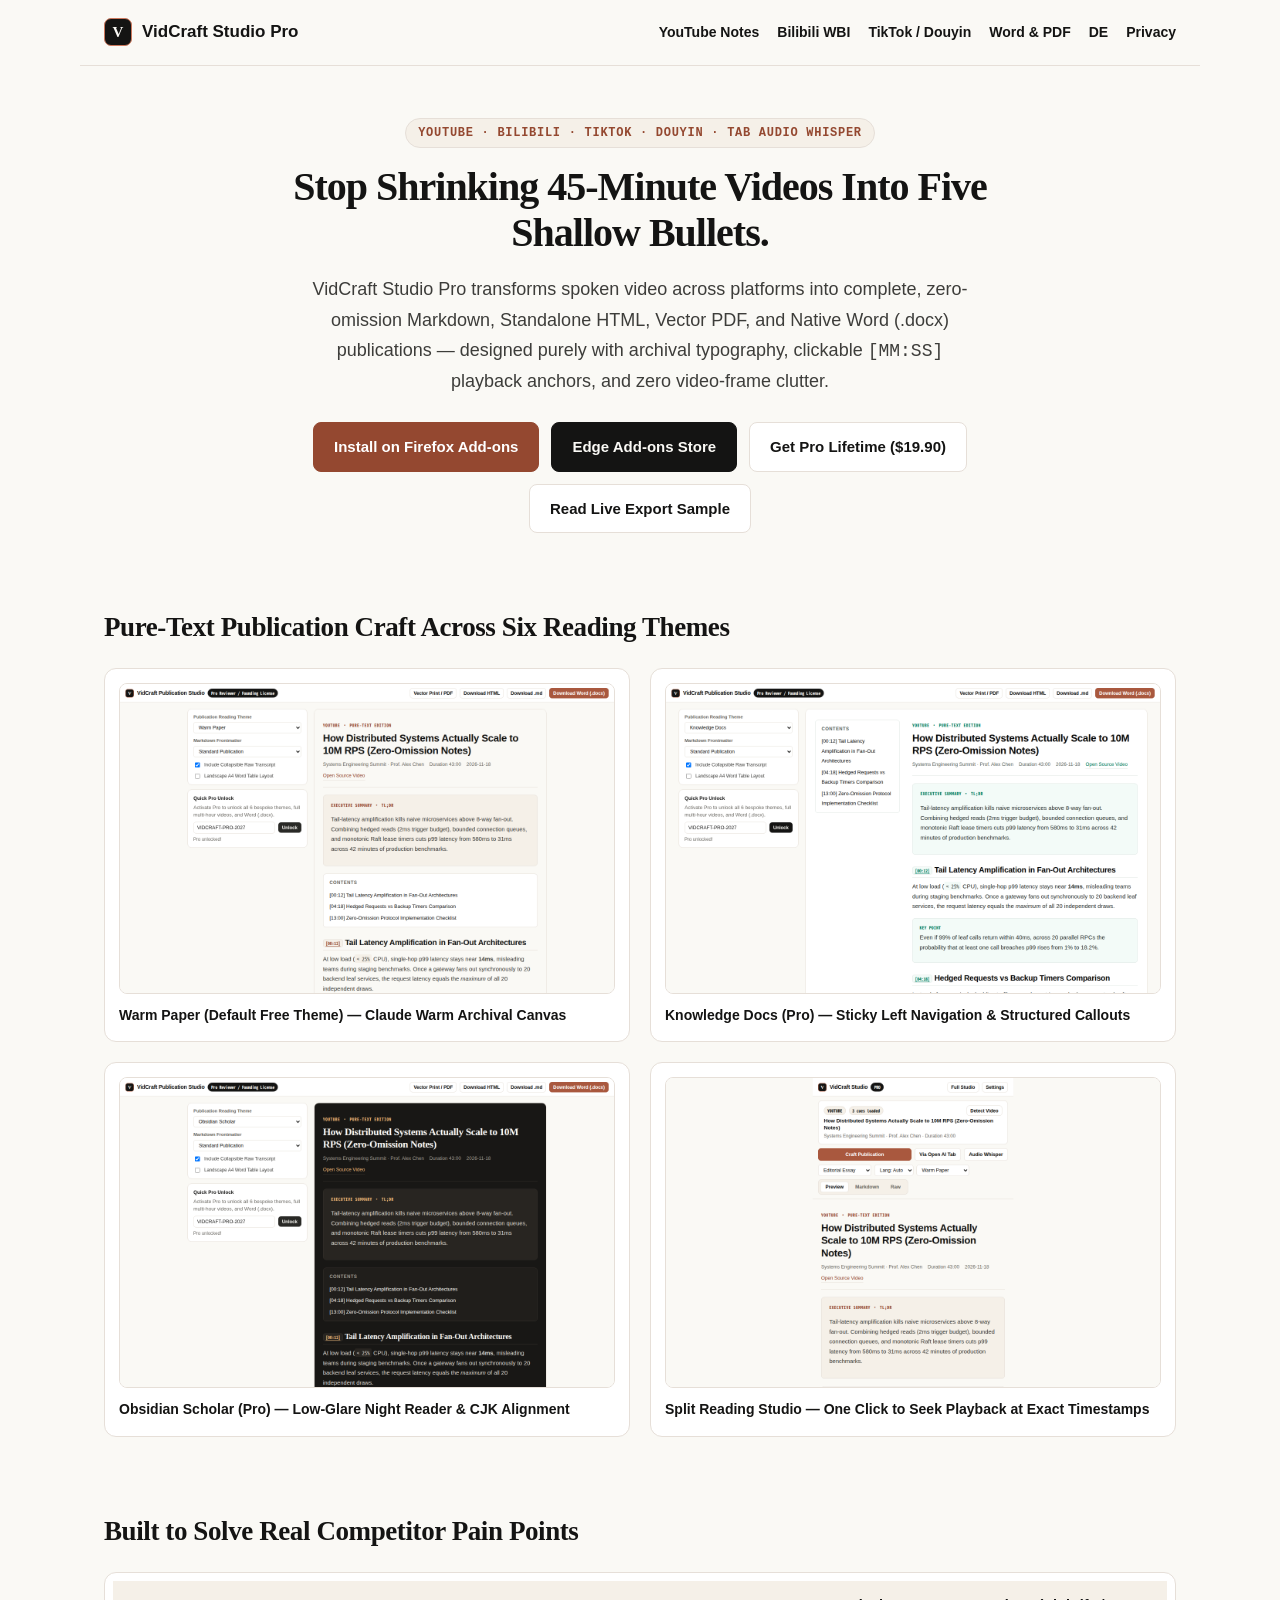
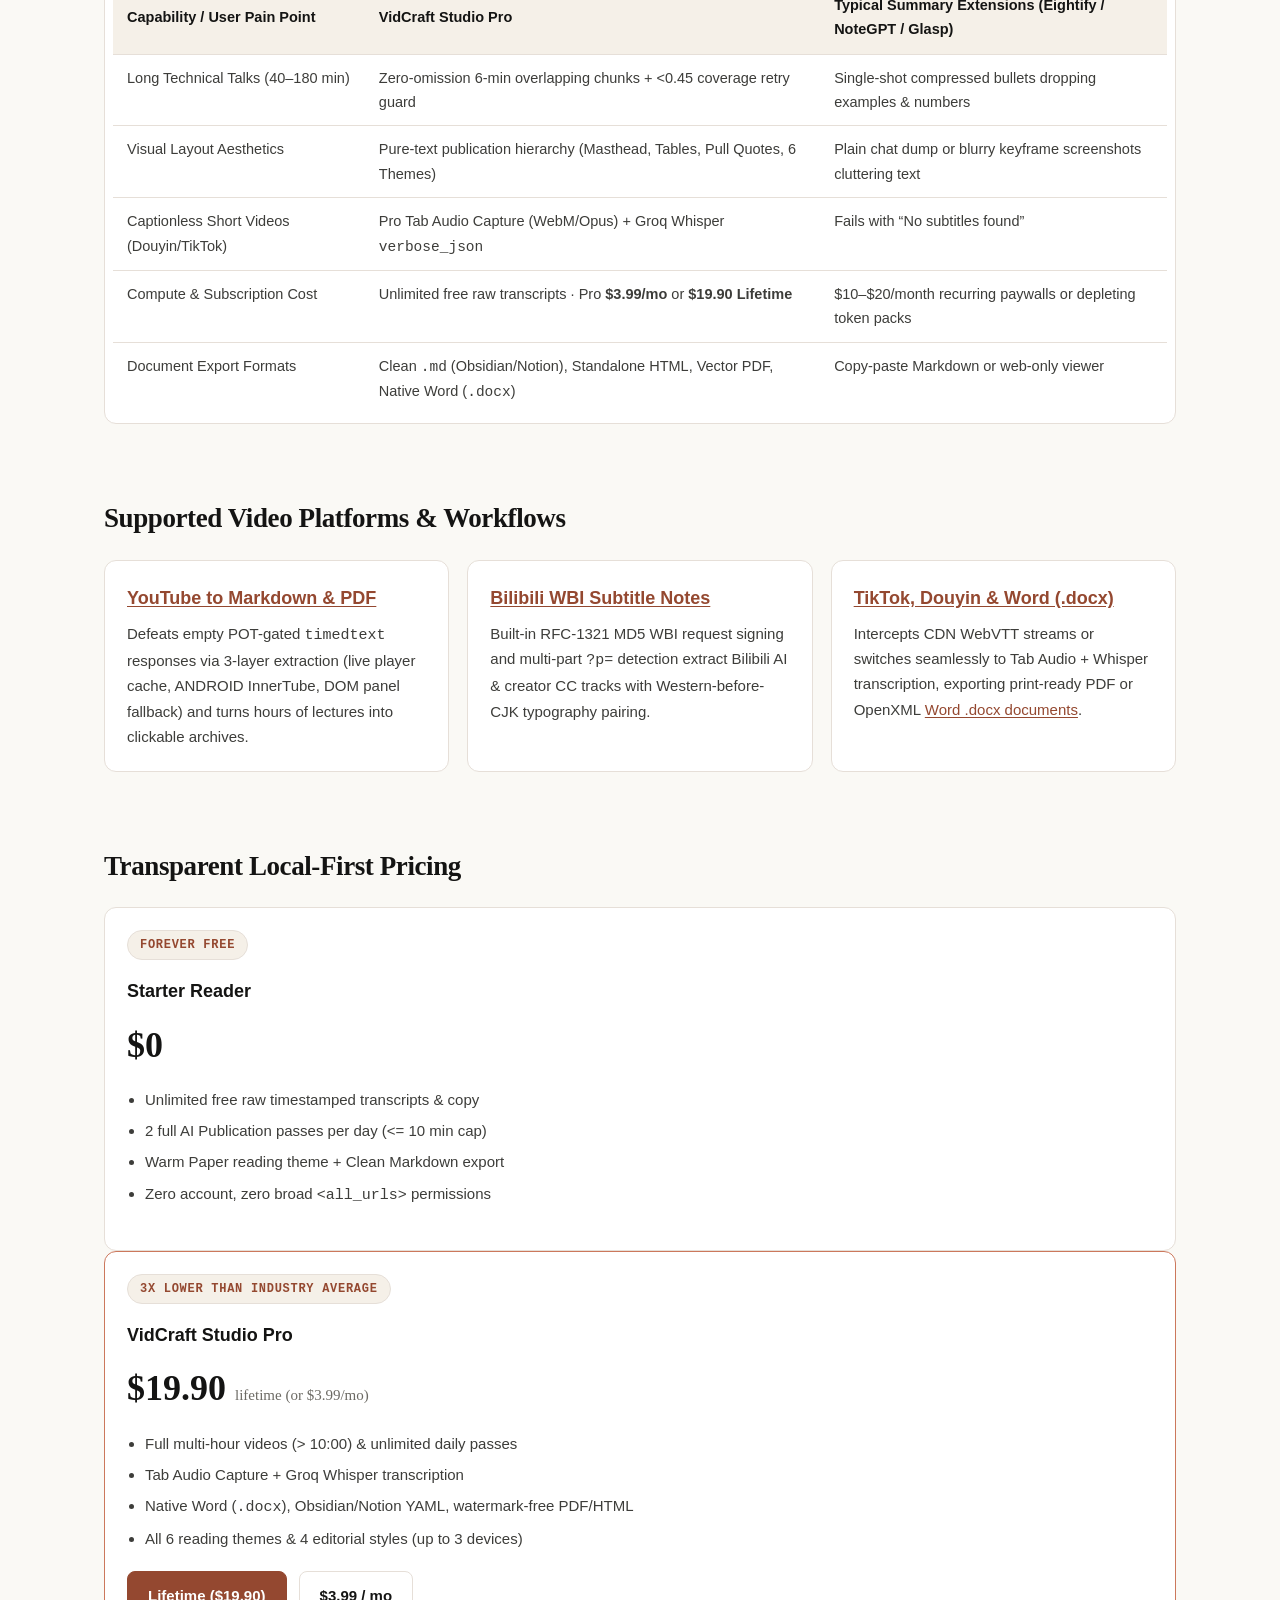
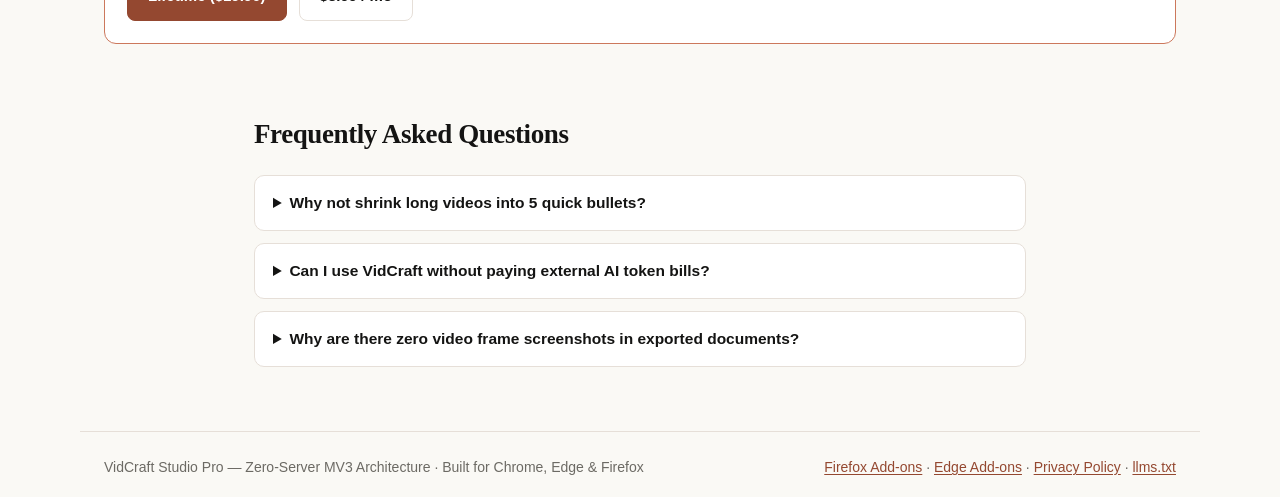
<file: index.html>
<!DOCTYPE html>
<html lang="en" data-type="software">
<head>
  <meta charset="utf-8" />
  <meta name="viewport" content="width=device-width,initial-scale=1.0" />
  <meta name="google-site-verification" content="4zUR4nkZMv16d5prI-cijpVlg1s1kQiPDKdigCU3Sx0" />
  <title>VidCraft Studio Pro — Zero-Omission Video to Markdown, HTML, PDF &amp; Word (.docx)</title>
  <meta name="description" content="Turn YouTube, Bilibili, TikTok, and Douyin videos into complete, publication-grade Markdown, HTML, Vector PDF, and Native Word (.docx) documents 100% locally — without omitted facts or screenshot clutter." />
  <link rel="canonical" href="https://vidcraft-studio.pages.dev/" />
  <link rel="alternate" hreflang="en" href="https://vidcraft-studio.pages.dev/" />
  <link rel="alternate" hreflang="de" href="https://vidcraft-studio.pages.dev/de/" />
  <link rel="alternate" hreflang="x-default" href="https://vidcraft-studio.pages.dev/" />
  <meta property="og:type" content="website" />
  <meta property="og:title" content="VidCraft Studio Pro — Zero-Omission Video to Markdown, PDF &amp; Word" />
  <meta property="og:description" content="Convert long lectures and short videos across YouTube, Bilibili, TikTok &amp; Douyin into archival typography publications with clickable [MM:SS] links." />
  <meta property="og:url" content="https://vidcraft-studio.pages.dev/" />
  <meta property="og:image" content="https://vidcraft-studio.pages.dev/assets/screenshot-1-studio-warm-paper.png" />
  <meta name="twitter:card" content="summary_large_image" />
  <meta name="twitter:title" content="VidCraft Studio Pro — Zero-Omission Video to Markdown, PDF &amp; Word" />
  <meta name="twitter:description" content="Zero-omission chunked video transcription &amp; editorial beautification for YouTube, Bilibili, TikTok &amp; Douyin." />
  <meta name="twitter:image" content="https://vidcraft-studio.pages.dev/assets/screenshot-1-studio-warm-paper.png" />
  <link rel="icon" type="image/png" href="./assets/icon-128.png" />
  <link rel="stylesheet" href="./assets/style.css" />
  <script type="application/ld+json">
  {
    "@context": "https://schema.org",
    "@type": "SoftwareApplication",
    "name": "VidCraft: Video to Markdown, PDF & Word",
    "alternateName": "VidCraft Studio Pro",
    "applicationCategory": "ProductivityApplication",
    "operatingSystem": "Windows, macOS, Linux (Microsoft Edge, Firefox, Google Chrome)",
    "url": "https://vidcraft-studio.pages.dev/",
    "downloadUrl": "https://addons.mozilla.org/en-US/firefox/addon/vidcraft-video-markdown-pdf/",
    "softwareVersion": "1.0.1",
    "featureList": [
      "Zero-omission 6-minute overlapping video chunking engine with coverage ratio check",
      "YouTube timedtext POT & ANDROID InnerTube layer + Bilibili WBI + TikTok/Douyin WebVTT extraction",
      "Tab Audio capture + Groq Whisper transcription for captionless videos",
      "6 bespoke reading themes: Warm Paper, Magazine Print, Knowledge Docs, Obsidian Scholar, Precision Mono, Swiss Gallery",
      "Native Microsoft Word (.docx), Vector PDF, Obsidian/Notion YAML Markdown, and Standalone HTML"
    ],
    "offers": [
      { "@type": "Offer", "price": "0.00", "priceCurrency": "USD", "name": "Free Edition" },
      { "@type": "Offer", "price": "19.90", "priceCurrency": "USD", "name": "Pro Lifetime License", "url": "https://yujun57.gumroad.com/l/vidcraft-pro-lifetime" },
      { "@type": "Offer", "price": "3.99", "priceCurrency": "USD", "name": "Pro Monthly", "url": "https://yujun57.gumroad.com/l/vidcraft-pro-monthly" }
    ]
  }
  </script>
  <script type="application/ld+json">
  {
    "@context": "https://schema.org",
    "@type": "FAQPage",
    "mainEntity": [
      {
        "@type": "Question",
        "name": "Why not just ask an AI to summarize a 45-minute video into 5 bullets?",
        "acceptedAnswer": {
          "@type": "Answer",
          "text": "Single-shot summaries erase concrete benchmarks, caveats, proper nouns, and worked examples. VidCraft splits transcripts into overlapping 6-minute segments (up to 1,800 words or 3,200 CJK chars) and runs a coverage sanity check (<0.45 flags retry) so details survive 1:1."
        }
      },
      {
        "@type": "Question",
        "name": "Does VidCraft Studio Pro run on zero developer backend servers?",
        "acceptedAnswer": {
          "@type": "Answer",
          "text": "Yes. Subtitle parsing, chunking, 6-theme HTML formatting, Print PDF, and OpenXML .docx binary compilation run 100% inside your browser. Direct AI passes call your own Gemini/Groq/DeepSeek key or route seamlessly through your already-signed-in ChatGPT/Claude/DeepSeek/Gemini tab."
        }
      },
      {
        "@type": "Question",
        "name": "How are captionless TikTok, Douyin, or screen-recorded videos handled?",
        "acceptedAnswer": {
          "@type": "Answer",
          "text": "In Pro mode on Chrome/Edge, VidCraft captures active tab audio via MV3 tabCapture + offscreen MediaRecorder (WebM/Opus chunks under 20 MB) and sends segments directly to Groq whisper-large-v3-turbo with exact offset timestamps."
        }
      }
    ]
  }
  </script>
</head>
<body>
  <nav class="nav">
    <a class="brand" href="/">
      <span class="mark">V</span>
      <span>VidCraft Studio Pro</span>
    </a>
    <div class="nav-links">
      <a href="/youtube-to-markdown/">YouTube Notes</a>
      <a href="/bilibili-subtitle-extractor/">Bilibili WBI</a>
      <a href="/tiktok-douyin-transcript/">TikTok / Douyin</a>
      <a href="/video-to-word-docx/">Word &amp; PDF</a>
      <a href="/de/">DE</a>
      <a href="/privacy/">Privacy</a>
    </div>
  </nav>

  <header class="hero">
    <div class="kicker">YouTube · Bilibili · TikTok · Douyin · Tab Audio Whisper</div>
    <h1>Stop Shrinking 45-Minute Videos Into Five Shallow Bullets.</h1>
    <p class="lead">
      VidCraft Studio Pro transforms spoken video across platforms into complete, zero-omission Markdown, Standalone HTML, Vector PDF, and Native Word (.docx) publications — designed purely with archival typography, clickable <code>[MM:SS]</code> playback anchors, and zero video-frame clutter.
    </p>
    <div class="cta-row">
      <a class="btn btn-primary" href="https://addons.mozilla.org/en-US/firefox/addon/vidcraft-video-markdown-pdf/" target="_blank" rel="noopener noreferrer">Install on Firefox Add-ons</a>
      <a class="btn btn-ink" href="https://microsoftedge.microsoft.com/addons/detail/ekocbhoenbiddnpnbajcehlenogklepf" target="_blank" rel="noopener noreferrer">Edge Add-ons Store</a>
      <a class="btn" href="https://yujun57.gumroad.com/l/vidcraft-pro-lifetime" target="_blank" rel="noopener noreferrer">Get Pro Lifetime ($19.90)</a>
      <a class="btn" href="/showcase/distributed-consensus-report.html">Read Live Export Sample</a>
    </div>
  </header>

  <section id="showcase" class="section">
    <h2>Pure-Text Publication Craft Across Six Reading Themes</h2>
    <div class="grid-2">
      <figure class="shot-card" style="margin:0;">
        <img src="./assets/screenshot-1-studio-warm-paper.png" width="1280" height="800" loading="lazy" alt="VidCraft Publication Studio Warm Paper editorial layout with Masthead, TL;DR, Jump TOC and clickable [MM:SS] pills" />
        <figcaption class="shot-cap">Warm Paper (Default Free Theme) — Claude Warm Archival Canvas</figcaption>
      </figure>
      <figure class="shot-card" style="margin:0;">
        <img src="./assets/screenshot-2-knowledge-docs.png" width="1280" height="800" loading="lazy" alt="VidCraft Knowledge Docs theme featuring sticky left Contents sidebar and emerald KEY POINT callout cards" />
        <figcaption class="shot-cap">Knowledge Docs (Pro) — Sticky Left Navigation &amp; Structured Callouts</figcaption>
      </figure>
      <figure class="shot-card" style="margin:0;">
        <img src="./assets/screenshot-3-obsidian-scholar.png" width="1280" height="800" loading="lazy" alt="VidCraft Obsidian Scholar dark reading mode with Georgia serif headings and bilingual CJK+English rendering" />
        <figcaption class="shot-cap">Obsidian Scholar (Pro) — Low-Glare Night Reader &amp; CJK Alignment</figcaption>
      </figure>
      <figure class="shot-card" style="margin:0;">
        <img src="./assets/screenshot-4-sidepanel-workspace.png" width="1280" height="800" loading="lazy" alt="VidCraft Split Side Panel extracting subtitles and seeking video playback cleanly alongside YouTube or Bilibili" />
        <figcaption class="shot-cap">Split Reading Studio — One Click to Seek Playback at Exact Timestamps</figcaption>
      </figure>
    </div>
  </section>

  <section id="comparison" class="section">
    <h2>Built to Solve Real Competitor Pain Points</h2>
    <div class="table-wrap">
      <table>
        <thead>
          <tr>
            <th>Capability / User Pain Point</th>
            <th>VidCraft Studio Pro</th>
            <th>Typical Summary Extensions (Eightify / NoteGPT / Glasp)</th>
          </tr>
        </thead>
        <tbody>
          <tr>
            <td>Long Technical Talks (40–180 min)</td>
            <td>Zero-omission 6-min overlapping chunks + &lt;0.45 coverage retry guard</td>
            <td>Single-shot compressed bullets dropping examples &amp; numbers</td>
          </tr>
          <tr>
            <td>Visual Layout Aesthetics</td>
            <td>Pure-text publication hierarchy (Masthead, Tables, Pull Quotes, 6 Themes)</td>
            <td>Plain chat dump or blurry keyframe screenshots cluttering text</td>
          </tr>
          <tr>
            <td>Captionless Short Videos (Douyin/TikTok)</td>
            <td>Pro Tab Audio Capture (WebM/Opus) + Groq Whisper <code>verbose_json</code></td>
            <td>Fails with &ldquo;No subtitles found&rdquo;</td>
          </tr>
          <tr>
            <td>Compute &amp; Subscription Cost</td>
            <td>Unlimited free raw transcripts · Pro <strong>$3.99/mo</strong> or <strong>$19.90 Lifetime</strong></td>
            <td>$10–$20/month recurring paywalls or depleting token packs</td>
          </tr>
          <tr>
            <td>Document Export Formats</td>
            <td>Clean <code>.md</code> (Obsidian/Notion), Standalone HTML, Vector PDF, Native Word (<code>.docx</code>)</td>
            <td>Copy-paste Markdown or web-only viewer</td>
          </tr>
        </tbody>
      </table>
    </div>
  </section>

  <section id="features" class="section">
    <h2>Supported Video Platforms &amp; Workflows</h2>
    <div class="grid-3">
      <article class="card">
        <h3><a href="/youtube-to-markdown/">YouTube to Markdown &amp; PDF</a></h3>
        <p>Defeats empty POT-gated <code>timedtext</code> responses via 3-layer extraction (live player cache, ANDROID InnerTube, DOM panel fallback) and turns hours of lectures into clickable archives.</p>
      </article>
      <article class="card">
        <h3><a href="/bilibili-subtitle-extractor/">Bilibili WBI Subtitle Notes</a></h3>
        <p>Built-in RFC-1321 MD5 WBI request signing and multi-part <code>?p=</code> detection extract Bilibili AI &amp; creator CC tracks with Western-before-CJK typography pairing.</p>
      </article>
      <article class="card">
        <h3><a href="/tiktok-douyin-transcript/">TikTok, Douyin &amp; Word (.docx)</a></h3>
        <p>Intercepts CDN WebVTT streams or switches seamlessly to Tab Audio + Whisper transcription, exporting print-ready PDF or OpenXML <a href="/video-to-word-docx/">Word .docx documents</a>.</p>
      </article>
    </div>
  </section>

  <section id="pricing" class="section">
    <h2>Transparent Local-First Pricing</h2>
    <div class="pricing">
      <div class="card">
        <div class="kicker">Forever Free</div>
        <h3>Starter Reader</h3>
        <div class="price-num">$0</div>
        <ul class="clean">
          <li>Unlimited free raw timestamped transcripts &amp; copy</li>
          <li>2 full AI Publication passes per day (&lt;= 10 min cap)</li>
          <li>Warm Paper reading theme + Clean Markdown export</li>
          <li>Zero account, zero broad <code>&lt;all_urls&gt;</code> permissions</li>
        </ul>
      </div>
      <div class="card" style="border-color: var(--accent);">
        <div class="kicker">3x Lower Than Industry Average</div>
        <h3>VidCraft Studio Pro</h3>
        <div class="price-num">$19.90 <span style="font-size:15px;font-weight:400;color:var(--muted);">lifetime (or $3.99/mo)</span></div>
        <ul class="clean">
          <li>Full multi-hour videos (&gt; 10:00) &amp; unlimited daily passes</li>
          <li>Tab Audio Capture + Groq Whisper transcription</li>
          <li>Native Word (<code>.docx</code>), Obsidian/Notion YAML, watermark-free PDF/HTML</li>
          <li>All 6 reading themes &amp; 4 editorial styles (up to 3 devices)</li>
        </ul>
        <div class="cta-row" style="justify-content:flex-start;">
          <a class="btn btn-primary" href="https://yujun57.gumroad.com/l/vidcraft-pro-lifetime" target="_blank" rel="noopener noreferrer">Lifetime ($19.90)</a>
          <a class="btn" href="https://yujun57.gumroad.com/l/vidcraft-pro-monthly" target="_blank" rel="noopener noreferrer">$3.99 / mo</a>
        </div>
      </div>
    </div>
  </section>

  <section id="faq" class="section-narrow">
    <h2>Frequently Asked Questions</h2>
    <div class="faq-list">
      <details class="faq-item">
        <summary>Why not shrink long videos into 5 quick bullets?</summary>
        <p>Short bullets remove real benchmarks, exact commands, edge-case warnings, and nuance. VidCraft enforces a deterministic 6-minute overlapping chunker plus a coverage-density check (&lt; 0.45 highlights low-detail segments for 1-click regeneration).</p>
      </details>
      <details class="faq-item">
        <summary>Can I use VidCraft without paying external AI token bills?</summary>
        <p>Yes. Plug in your free-tier Google Gemini or Groq API key once (bypassing page CORS seamlessly inside the extension), or launch chunks directly across your open logged-in ChatGPT, DeepSeek, Claude, or Gemini browser tabs.</p>
      </details>
      <details class="faq-item">
        <summary>Why are there zero video frame screenshots in exported documents?</summary>
        <p>Raw video screenshots break column rhythm, clutter dark/light reading themes, and inflate PDF/Word files. Instead, VidCraft pairs Mastheads, TL;DR cards, Pull Quotes, structured tables, and live clickable <code>[MM:SS]</code> anchors.</p>
      </details>
    </div>
  </section>

  <footer>
    <span>VidCraft Studio Pro — Zero-Server MV3 Architecture · Built for Chrome, Edge &amp; Firefox</span>
    <span><a href="https://addons.mozilla.org/en-US/firefox/addon/vidcraft-video-markdown-pdf/" target="_blank" rel="noopener noreferrer">Firefox Add-ons</a> · <a href="https://microsoftedge.microsoft.com/addons/detail/ekocbhoenbiddnpnbajcehlenogklepf" target="_blank" rel="noopener noreferrer">Edge Add-ons</a> · <a href="/privacy/">Privacy Policy</a> · <a href="/llms.txt">llms.txt</a></span>
  </footer>
</body>
</html>
</file>
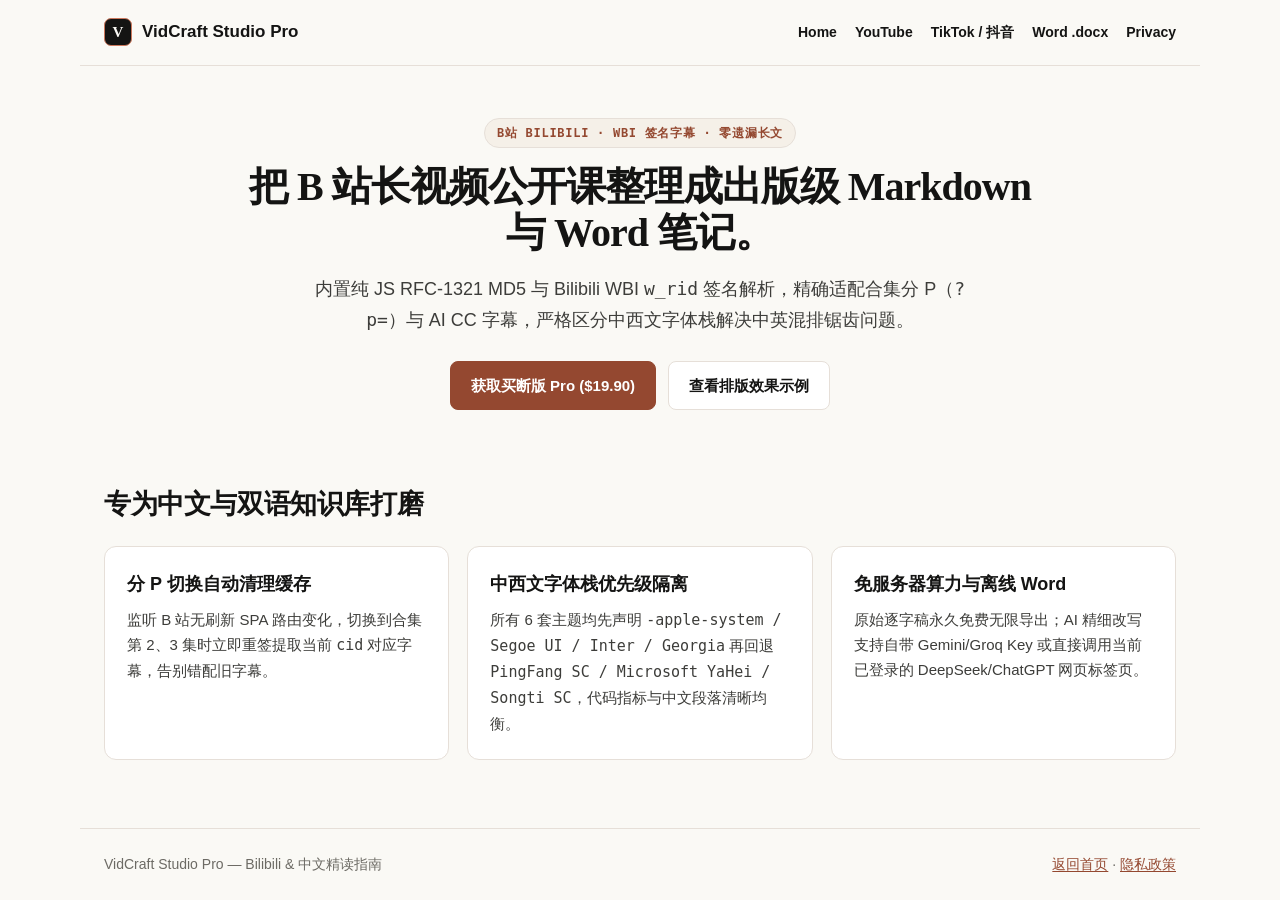
<file: bilibili-subtitle-extractor/index.html>
<!DOCTYPE html>
<html lang="zh-CN">
<head>
  <meta charset="utf-8" />
  <meta name="viewport" content="width=device-width,initial-scale=1.0" />
  <title>Bilibili WBI 字幕提取与精品长文排版 — VidCraft Studio Pro</title>
  <meta name="description" content="自动通过 B 站 WBI 签名提取分 P 与 AI 字幕，将公开课、技术分享与长视频零删减排版为 Markdown、HTML、矢量 PDF 与 Word (.docx)。" />
  <link rel="canonical" href="https://vidcraft-studio.pages.dev/bilibili-subtitle-extractor/" />
  <link rel="icon" type="image/png" href="../assets/icon-128.png" />
  <link rel="stylesheet" href="../assets/style.css" />
</head>
<body>
  <nav class="nav">
    <a class="brand" href="/"><span class="mark">V</span><span>VidCraft Studio Pro</span></a>
    <div class="nav-links">
      <a href="/">Home</a>
      <a href="/youtube-to-markdown/">YouTube</a>
      <a href="/tiktok-douyin-transcript/">TikTok / 抖音</a>
      <a href="/video-to-word-docx/">Word .docx</a>
      <a href="/privacy/">Privacy</a>
    </div>
  </nav>

  <header class="hero">
    <div class="kicker">B站 Bilibili · WBI 签名字幕 · 零遗漏长文</div>
    <h1>把 B 站长视频公开课整理成出版级 Markdown 与 Word 笔记。</h1>
    <p class="lead">内置纯 JS RFC-1321 MD5 与 Bilibili WBI <code>w_rid</code> 签名解析，精确适配合集分 P（<code>?p=</code>）与 AI CC 字幕，严格区分中西文字体栈解决中英混排锯齿问题。</p>
    <div class="cta-row">
      <a class="btn btn-primary" href="https://yujun57.gumroad.com/l/vidcraft-pro-lifetime" target="_blank" rel="noopener noreferrer">获取买断版 Pro ($19.90)</a>
      <a class="btn" href="/showcase/distributed-consensus-report.html">查看排版效果示例</a>
    </div>
  </header>

  <section class="section">
    <h2>专为中文与双语知识库打磨</h2>
    <div class="grid-3">
      <article class="card">
        <h3>分 P 切换自动清理缓存</h3>
        <p>监听 B 站无刷新 SPA 路由变化，切换到合集第 2、3 集时立即重签提取当前 <code>cid</code> 对应字幕，告别错配旧字幕。</p>
      </article>
      <article class="card">
        <h3>中西文字体栈优先级隔离</h3>
        <p>所有 6 套主题均先声明 <code>-apple-system / Segoe UI / Inter / Georgia</code> 再回退 <code>PingFang SC / Microsoft YaHei / Songti SC</code>，代码指标与中文段落清晰均衡。</p>
      </article>
      <article class="card">
        <h3>免服务器算力与离线 Word</h3>
        <p>原始逐字稿永久免费无限导出；AI 精细改写支持自带 Gemini/Groq Key 或直接调用当前已登录的 DeepSeek/ChatGPT 网页标签页。</p>
      </article>
    </div>
  </section>

  <footer>
    <span>VidCraft Studio Pro — Bilibili &amp; 中文精读指南</span>
    <span><a href="/">返回首页</a> · <a href="/privacy/">隐私政策</a></span>
  </footer>
</body>
</html>
</file>
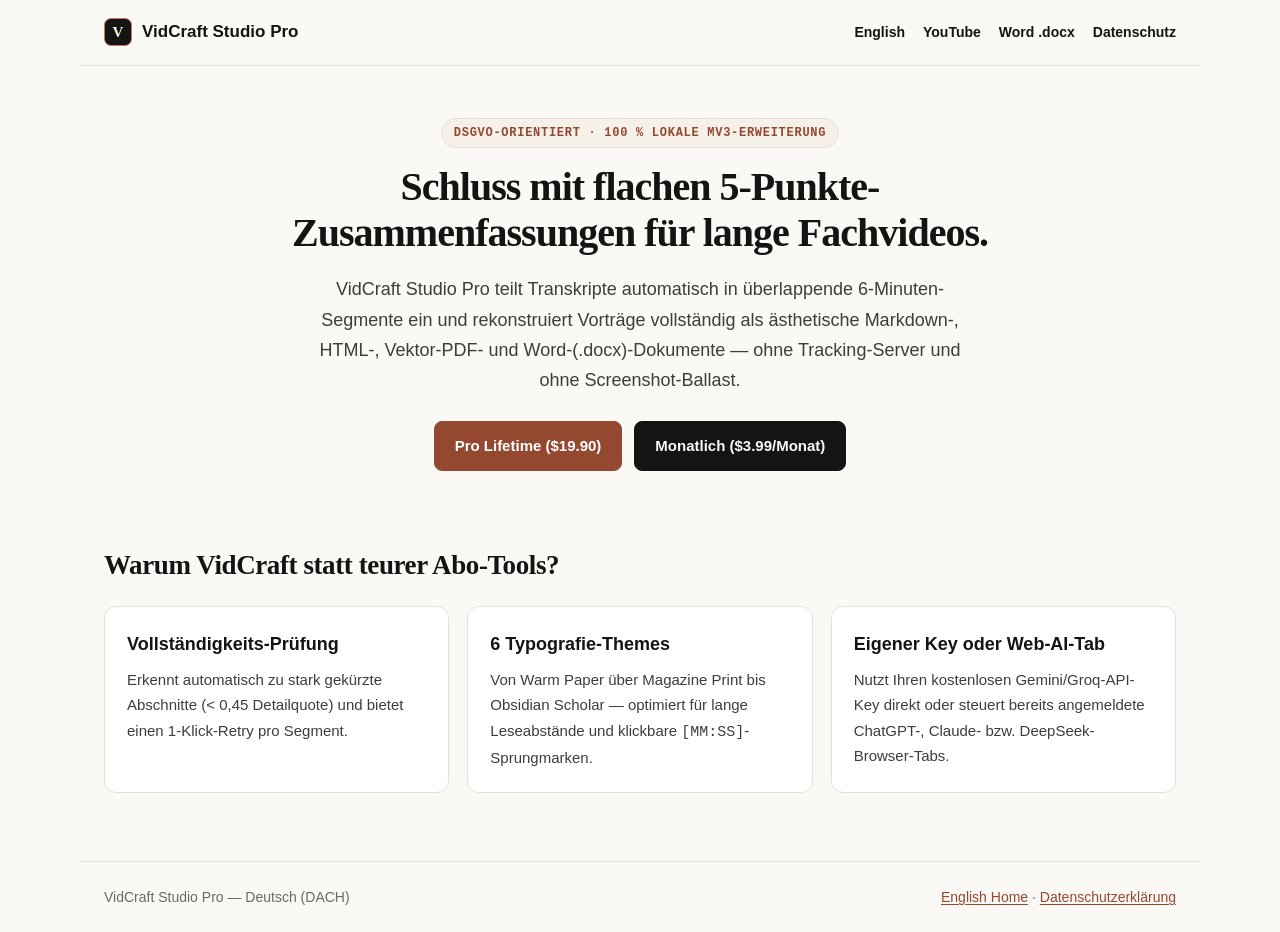
<file: de/index.html>
<!DOCTYPE html>
<html lang="de">
<head>
  <meta charset="utf-8" />
  <meta name="viewport" content="width=device-width,initial-scale=1.0" />
  <title>VidCraft Studio Pro — Videos lückenlos in Markdown, PDF &amp; Word (.docx)</title>
  <meta name="description" content="YouTube-, Bilibili-, TikTok- und Douyin-Videos ohne Informationsverlust in strukturierte Markdown-, HTML-, Vektor-PDF- und native Word-(.docx)-Dokumente verwandeln. 100 % lokal." />
  <link rel="canonical" href="https://vidcraft-studio.pages.dev/de/" />
  <link rel="alternate" hreflang="en" href="https://vidcraft-studio.pages.dev/" />
  <link rel="alternate" hreflang="de" href="https://vidcraft-studio.pages.dev/de/" />
  <link rel="icon" type="image/png" href="../assets/icon-128.png" />
  <link rel="stylesheet" href="../assets/style.css" />
</head>
<body>
  <nav class="nav">
    <a class="brand" href="/de/"><span class="mark">V</span><span>VidCraft Studio Pro</span></a>
    <div class="nav-links">
      <a href="/">English</a>
      <a href="/youtube-to-markdown/">YouTube</a>
      <a href="/video-to-word-docx/">Word .docx</a>
      <a href="/privacy/">Datenschutz</a>
    </div>
  </nav>

  <header class="hero">
    <div class="kicker">DSGVO-orientiert · 100 % Lokale MV3-Erweiterung</div>
    <h1>Schluss mit flachen 5-Punkte-Zusammenfassungen für lange Fachvideos.</h1>
    <p class="lead">VidCraft Studio Pro teilt Transkripte automatisch in überlappende 6-Minuten-Segmente ein und rekonstruiert Vorträge vollständig als ästhetische Markdown-, HTML-, Vektor-PDF- und Word-(.docx)-Dokumente — ohne Tracking-Server und ohne Screenshot-Ballast.</p>
    <div class="cta-row">
      <a class="btn btn-primary" href="https://yujun57.gumroad.com/l/vidcraft-pro-lifetime" target="_blank" rel="noopener noreferrer">Pro Lifetime ($19.90)</a>
      <a class="btn btn-ink" href="https://yujun57.gumroad.com/l/vidcraft-pro-monthly" target="_blank" rel="noopener noreferrer">Monatlich ($3.99/Monat)</a>
    </div>
  </header>

  <section class="section">
    <h2>Warum VidCraft statt teurer Abo-Tools?</h2>
    <div class="grid-3">
      <article class="card">
        <h3>Vollständigkeits-Prüfung</h3>
        <p>Erkennt automatisch zu stark gekürzte Abschnitte (&lt; 0,45 Detailquote) und bietet einen 1-Klick-Retry pro Segment.</p>
      </article>
      <article class="card">
        <h3>6 Typografie-Themes</h3>
        <p>Von Warm Paper über Magazine Print bis Obsidian Scholar — optimiert für lange Leseabstände und klickbare <code>[MM:SS]</code>-Sprungmarken.</p>
      </article>
      <article class="card">
        <h3>Eigener Key oder Web-AI-Tab</h3>
        <p>Nutzt Ihren kostenlosen Gemini/Groq-API-Key direkt oder steuert bereits angemeldete ChatGPT-, Claude- bzw. DeepSeek-Browser-Tabs.</p>
      </article>
    </div>
  </section>

  <footer>
    <span>VidCraft Studio Pro — Deutsch (DACH)</span>
    <span><a href="/">English Home</a> · <a href="/privacy/">Datenschutzerklärung</a></span>
  </footer>
</body>
</html>
</file>
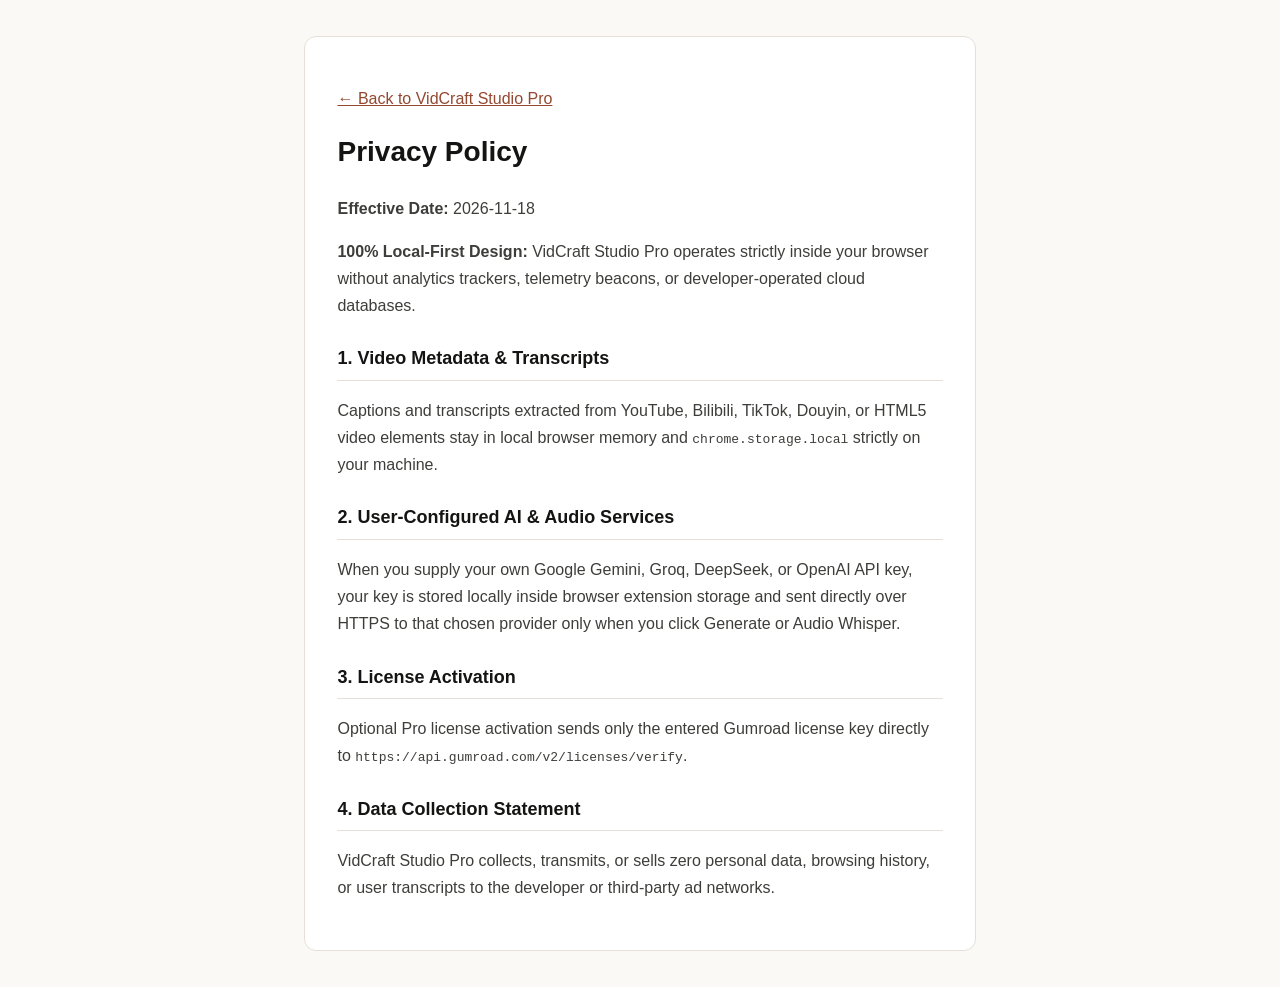
<file: privacy/index.html>
<!DOCTYPE html>
<html lang="en">
<head>
  <meta charset="utf-8" />
  <meta name="viewport" content="width=device-width,initial-scale=1" />
  <title>Privacy Policy — VidCraft Studio Pro</title>
  <link rel="canonical" href="https://vidcraft-studio.pages.dev/privacy/" />
  <style>
    body { margin: 0; background: #faf9f5; color: #3d3d3a; font-family: -apple-system, BlinkMacSystemFont, "Segoe UI", Inter, "PingFang SC", sans-serif; line-height: 1.7; padding: 36px 20px; }
    main { max-width: 68ch; margin: 0 auto; background: #ffffff; border: 1px solid #e6dfd8; border-radius: 12px; padding: 32px; }
    h1 { color: #141413; margin-top: 0; font-size: 28px; }
    h2 { color: #141413; font-size: 18px; margin-top: 24px; border-bottom: 1px solid #e6dfd8; padding-bottom: 6px; }
    a { color: #944830; }
  </style>
</head>
<body>
  <main>
    <p><a href="/">&larr; Back to VidCraft Studio Pro</a></p>
    <h1>Privacy Policy</h1>
    <p><strong>Effective Date:</strong> 2026-11-18</p>
    <p><strong>100% Local-First Design:</strong> VidCraft Studio Pro operates strictly inside your browser without analytics trackers, telemetry beacons, or developer-operated cloud databases.</p>
    <h2>1. Video Metadata &amp; Transcripts</h2>
    <p>Captions and transcripts extracted from YouTube, Bilibili, TikTok, Douyin, or HTML5 video elements stay in local browser memory and <code>chrome.storage.local</code> strictly on your machine.</p>
    <h2>2. User-Configured AI &amp; Audio Services</h2>
    <p>When you supply your own Google Gemini, Groq, DeepSeek, or OpenAI API key, your key is stored locally inside browser extension storage and sent directly over HTTPS to that chosen provider only when you click Generate or Audio Whisper.</p>
    <h2>3. License Activation</h2>
    <p>Optional Pro license activation sends only the entered Gumroad license key directly to <code>https://api.gumroad.com/v2/licenses/verify</code>.</p>
    <h2>4. Data Collection Statement</h2>
    <p>VidCraft Studio Pro collects, transmits, or sells zero personal data, browsing history, or user transcripts to the developer or third-party ad networks.</p>
  </main>
</body>
</html>
</file>
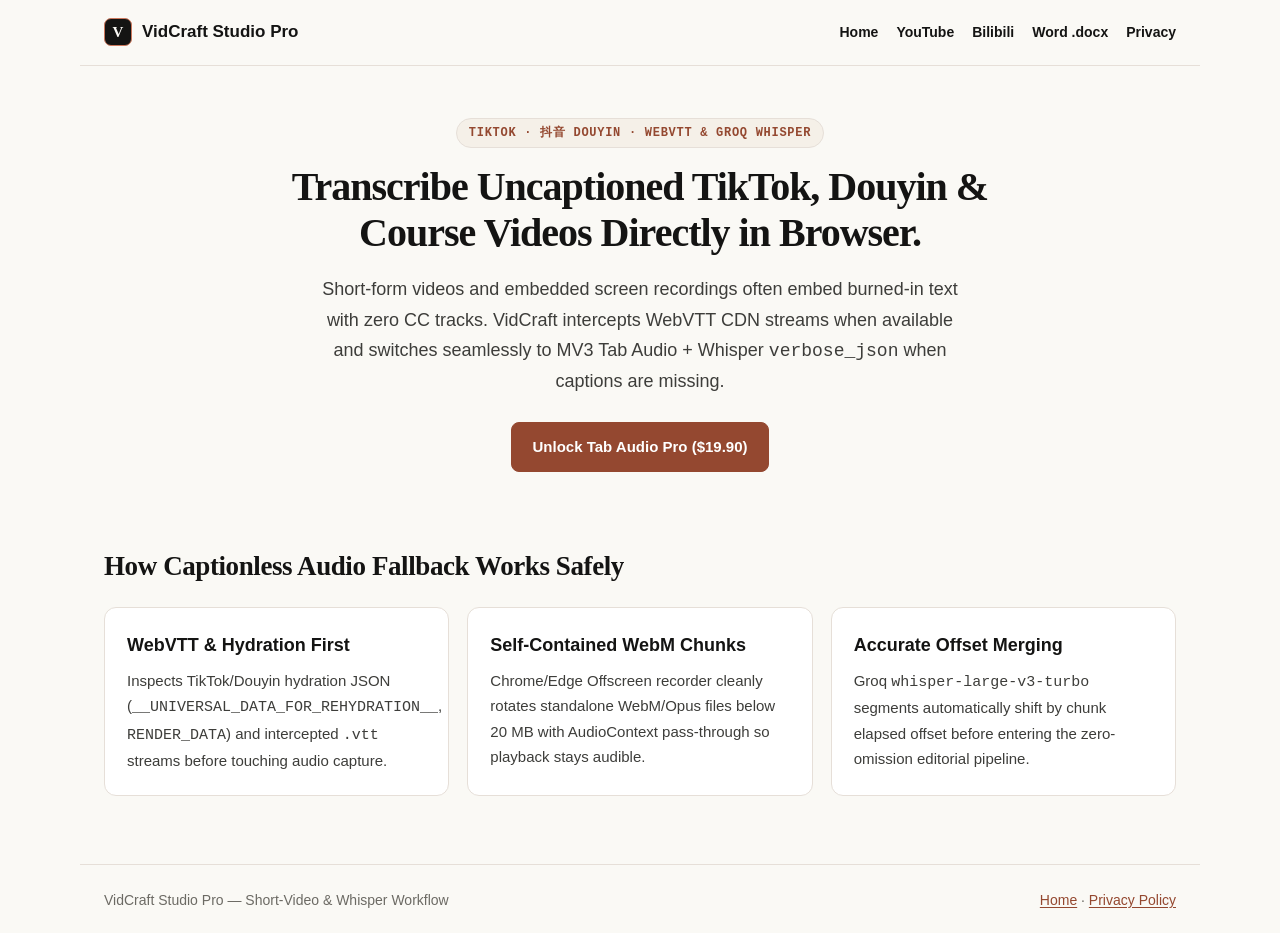
<file: tiktok-douyin-transcript/index.html>
<!DOCTYPE html>
<html lang="en">
<head>
  <meta charset="utf-8" />
  <meta name="viewport" content="width=device-width,initial-scale=1.0" />
  <title>TikTok &amp; Douyin Short-Video Transcripts + Whisper Audio — VidCraft Studio Pro</title>
  <meta name="description" content="Extract TikTok &amp; Douyin WebVTT captions or capture live tab audio via Chrome MV3 Offscreen MediaRecorder + Groq Whisper when videos have zero closed captions." />
  <link rel="canonical" href="https://vidcraft-studio.pages.dev/tiktok-douyin-transcript/" />
  <link rel="icon" type="image/png" href="../assets/icon-128.png" />
  <link rel="stylesheet" href="../assets/style.css" />
</head>
<body>
  <nav class="nav">
    <a class="brand" href="/"><span class="mark">V</span><span>VidCraft Studio Pro</span></a>
    <div class="nav-links">
      <a href="/">Home</a>
      <a href="/youtube-to-markdown/">YouTube</a>
      <a href="/bilibili-subtitle-extractor/">Bilibili</a>
      <a href="/video-to-word-docx/">Word .docx</a>
      <a href="/privacy/">Privacy</a>
    </div>
  </nav>

  <header class="hero">
    <div class="kicker">TikTok · 抖音 Douyin · WebVTT &amp; Groq Whisper</div>
    <h1>Transcribe Uncaptioned TikTok, Douyin &amp; Course Videos Directly in Browser.</h1>
    <p class="lead">Short-form videos and embedded screen recordings often embed burned-in text with zero CC tracks. VidCraft intercepts WebVTT CDN streams when available and switches seamlessly to MV3 Tab Audio + Whisper <code>verbose_json</code> when captions are missing.</p>
    <div class="cta-row">
      <a class="btn btn-primary" href="https://yujun57.gumroad.com/l/vidcraft-pro-lifetime" target="_blank" rel="noopener noreferrer">Unlock Tab Audio Pro ($19.90)</a>
    </div>
  </header>

  <section class="section">
    <h2>How Captionless Audio Fallback Works Safely</h2>
    <div class="grid-3">
      <article class="card">
        <h3>WebVTT &amp; Hydration First</h3>
        <p>Inspects TikTok/Douyin hydration JSON (<code>__UNIVERSAL_DATA_FOR_REHYDRATION__</code>, <code>RENDER_DATA</code>) and intercepted <code>.vtt</code> streams before touching audio capture.</p>
      </article>
      <article class="card">
        <h3>Self-Contained WebM Chunks</h3>
        <p>Chrome/Edge Offscreen recorder cleanly rotates standalone WebM/Opus files below 20 MB with AudioContext pass-through so playback stays audible.</p>
      </article>
      <article class="card">
        <h3>Accurate Offset Merging</h3>
        <p>Groq <code>whisper-large-v3-turbo</code> segments automatically shift by chunk elapsed offset before entering the zero-omission editorial pipeline.</p>
      </article>
    </div>
  </section>

  <footer>
    <span>VidCraft Studio Pro — Short-Video &amp; Whisper Workflow</span>
    <span><a href="/">Home</a> · <a href="/privacy/">Privacy Policy</a></span>
  </footer>
</body>
</html>
</file>
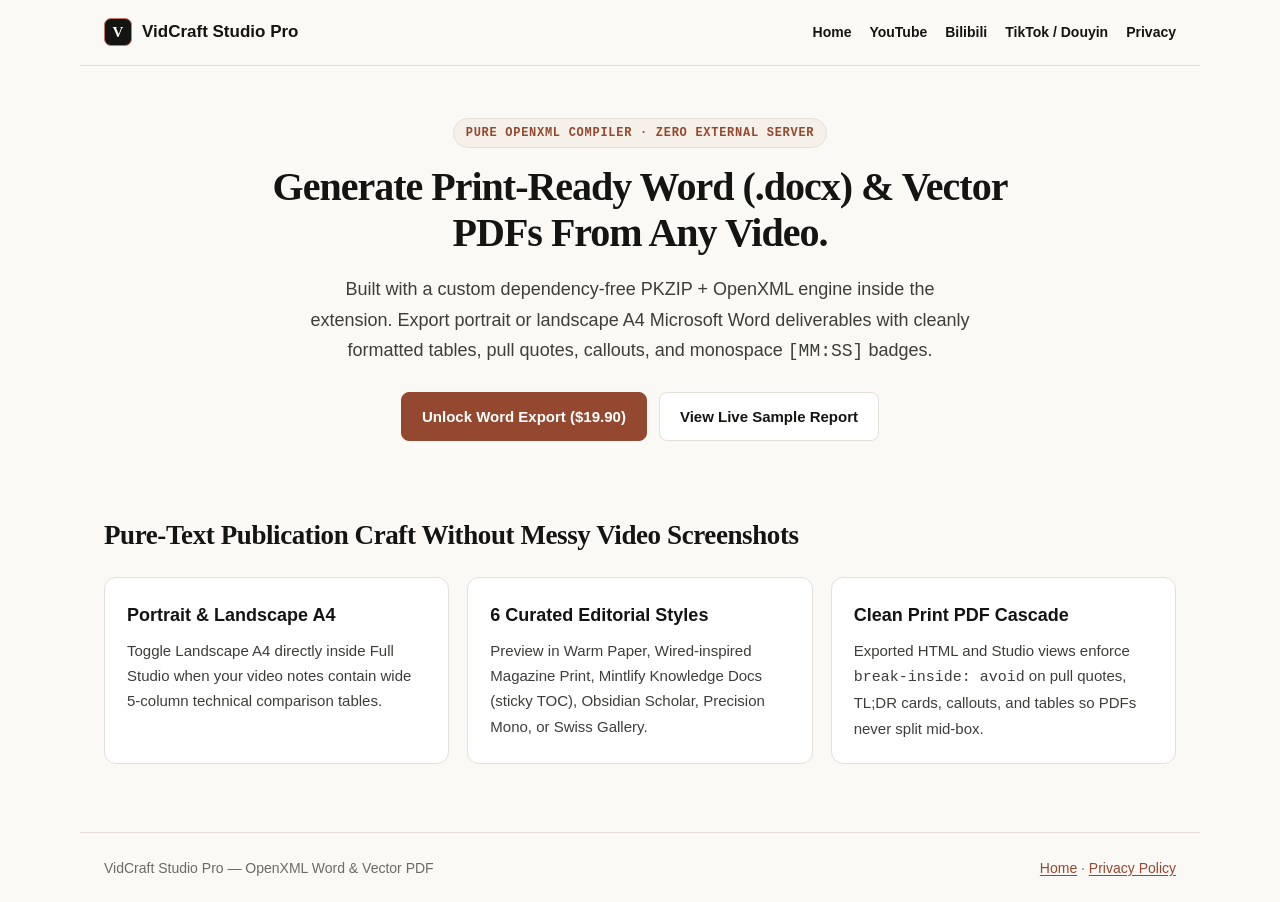
<file: video-to-word-docx/index.html>
<!DOCTYPE html>
<html lang="en">
<head>
  <meta charset="utf-8" />
  <meta name="viewport" content="width=device-width,initial-scale=1.0" />
  <title>Export Video Lectures to Native Microsoft Word (.docx) &amp; Vector PDF — VidCraft Studio Pro</title>
  <meta name="description" content="Zero-dependency OpenXML Word (.docx) &amp; print-ready PDF generator inside your browser — complete with Mastheads, Executive Summary callouts, tables, and clickable timestamps." />
  <link rel="canonical" href="https://vidcraft-studio.pages.dev/video-to-word-docx/" />
  <link rel="icon" type="image/png" href="../assets/icon-128.png" />
  <link rel="stylesheet" href="../assets/style.css" />
</head>
<body>
  <nav class="nav">
    <a class="brand" href="/"><span class="mark">V</span><span>VidCraft Studio Pro</span></a>
    <div class="nav-links">
      <a href="/">Home</a>
      <a href="/youtube-to-markdown/">YouTube</a>
      <a href="/bilibili-subtitle-extractor/">Bilibili</a>
      <a href="/tiktok-douyin-transcript/">TikTok / Douyin</a>
      <a href="/privacy/">Privacy</a>
    </div>
  </nav>

  <header class="hero">
    <div class="kicker">Pure OpenXML Compiler · Zero External Server</div>
    <h1>Generate Print-Ready Word (.docx) &amp; Vector PDFs From Any Video.</h1>
    <p class="lead">Built with a custom dependency-free PKZIP + OpenXML engine inside the extension. Export portrait or landscape A4 Microsoft Word deliverables with cleanly formatted tables, pull quotes, callouts, and monospace <code>[MM:SS]</code> badges.</p>
    <div class="cta-row">
      <a class="btn btn-primary" href="https://yujun57.gumroad.com/l/vidcraft-pro-lifetime" target="_blank" rel="noopener noreferrer">Unlock Word Export ($19.90)</a>
      <a class="btn" href="/showcase/distributed-consensus-report.html">View Live Sample Report</a>
    </div>
  </header>

  <section class="section">
    <h2>Pure-Text Publication Craft Without Messy Video Screenshots</h2>
    <div class="grid-3">
      <article class="card">
        <h3>Portrait &amp; Landscape A4</h3>
        <p>Toggle Landscape A4 directly inside Full Studio when your video notes contain wide 5-column technical comparison tables.</p>
      </article>
      <article class="card">
        <h3>6 Curated Editorial Styles</h3>
        <p>Preview in Warm Paper, Wired-inspired Magazine Print, Mintlify Knowledge Docs (sticky TOC), Obsidian Scholar, Precision Mono, or Swiss Gallery.</p>
      </article>
      <article class="card">
        <h3>Clean Print PDF Cascade</h3>
        <p>Exported HTML and Studio views enforce <code>break-inside: avoid</code> on pull quotes, TL;DR cards, callouts, and tables so PDFs never split mid-box.</p>
      </article>
    </div>
  </section>

  <footer>
    <span>VidCraft Studio Pro — OpenXML Word &amp; Vector PDF</span>
    <span><a href="/">Home</a> · <a href="/privacy/">Privacy Policy</a></span>
  </footer>
</body>
</html>
</file>
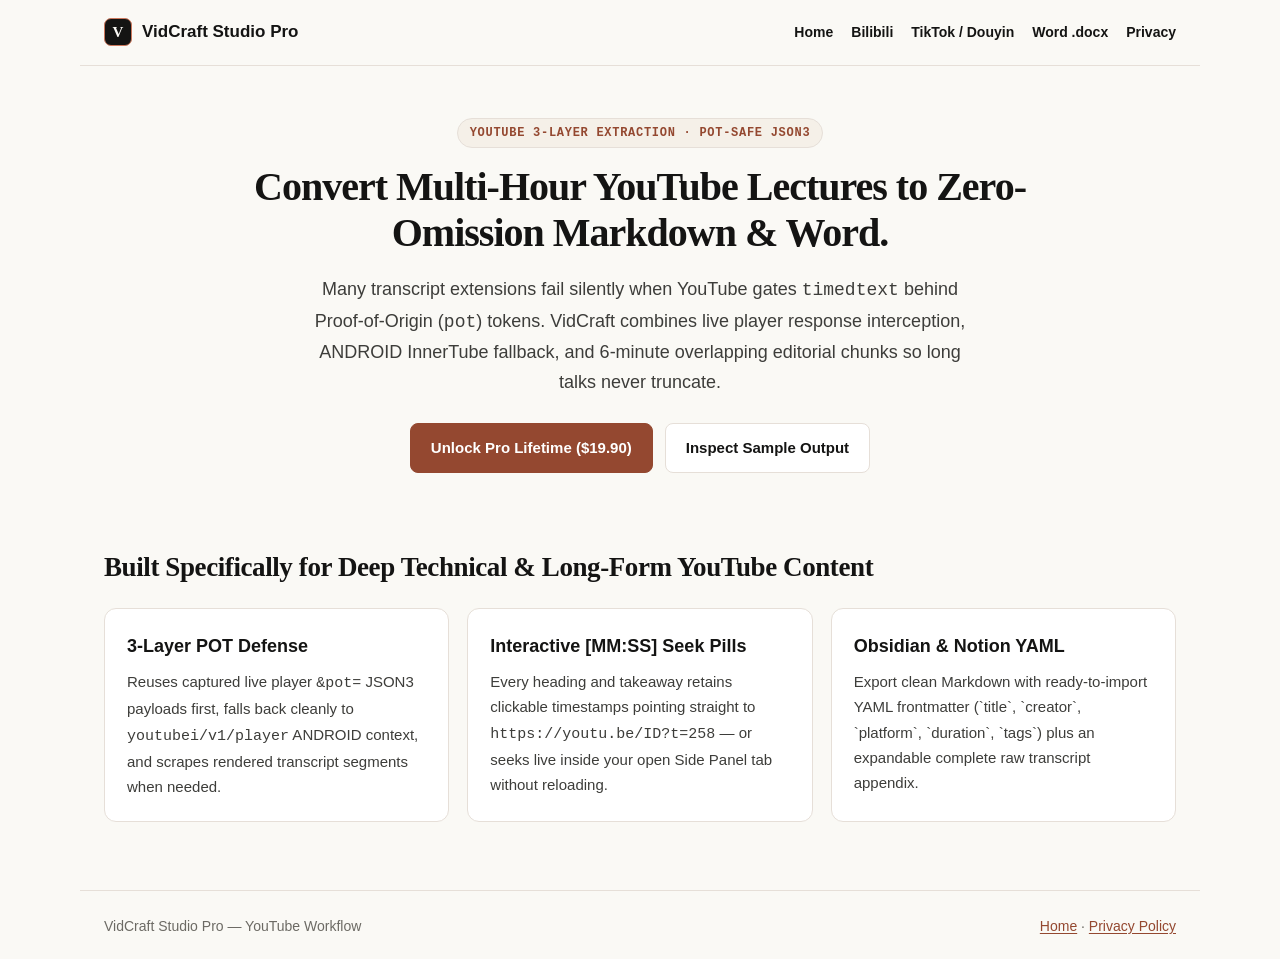
<file: youtube-to-markdown/index.html>
<!DOCTYPE html>
<html lang="en">
<head>
  <meta charset="utf-8" />
  <meta name="viewport" content="width=device-width,initial-scale=1.0" />
  <title>YouTube to Zero-Omission Markdown, PDF &amp; Word — VidCraft Studio Pro</title>
  <meta name="description" content="Extract POT-protected YouTube timedtext JSON3 captions cleanly and convert multi-hour lectures into structured Markdown, HTML, PDF &amp; Word (.docx) with clickable [MM:SS] playback links." />
  <link rel="canonical" href="https://vidcraft-studio.pages.dev/youtube-to-markdown/" />
  <link rel="icon" type="image/png" href="../assets/icon-128.png" />
  <link rel="stylesheet" href="../assets/style.css" />
</head>
<body>
  <nav class="nav">
    <a class="brand" href="/"><span class="mark">V</span><span>VidCraft Studio Pro</span></a>
    <div class="nav-links">
      <a href="/">Home</a>
      <a href="/bilibili-subtitle-extractor/">Bilibili</a>
      <a href="/tiktok-douyin-transcript/">TikTok / Douyin</a>
      <a href="/video-to-word-docx/">Word .docx</a>
      <a href="/privacy/">Privacy</a>
    </div>
  </nav>

  <header class="hero">
    <div class="kicker">YouTube 3-Layer Extraction · POT-Safe JSON3</div>
    <h1>Convert Multi-Hour YouTube Lectures to Zero-Omission Markdown &amp; Word.</h1>
    <p class="lead">Many transcript extensions fail silently when YouTube gates <code>timedtext</code> behind Proof-of-Origin (<code>pot</code>) tokens. VidCraft combines live player response interception, ANDROID InnerTube fallback, and 6-minute overlapping editorial chunks so long talks never truncate.</p>
    <div class="cta-row">
      <a class="btn btn-primary" href="https://yujun57.gumroad.com/l/vidcraft-pro-lifetime" target="_blank" rel="noopener noreferrer">Unlock Pro Lifetime ($19.90)</a>
      <a class="btn" href="/showcase/distributed-consensus-report.html">Inspect Sample Output</a>
    </div>
  </header>

  <section class="section">
    <h2>Built Specifically for Deep Technical &amp; Long-Form YouTube Content</h2>
    <div class="grid-3">
      <article class="card">
        <h3>3-Layer POT Defense</h3>
        <p>Reuses captured live player <code>&amp;pot=</code> JSON3 payloads first, falls back cleanly to <code>youtubei/v1/player</code> ANDROID context, and scrapes rendered transcript segments when needed.</p>
      </article>
      <article class="card">
        <h3>Interactive [MM:SS] Seek Pills</h3>
        <p>Every heading and takeaway retains clickable timestamps pointing straight to <code>https://youtu.be/ID?t=258</code> — or seeks live inside your open Side Panel tab without reloading.</p>
      </article>
      <article class="card">
        <h3>Obsidian &amp; Notion YAML</h3>
        <p>Export clean Markdown with ready-to-import YAML frontmatter (`title`, `creator`, `platform`, `duration`, `tags`) plus an expandable complete raw transcript appendix.</p>
      </article>
    </div>
  </section>

  <footer>
    <span>VidCraft Studio Pro — YouTube Workflow</span>
    <span><a href="/">Home</a> · <a href="/privacy/">Privacy Policy</a></span>
  </footer>
</body>
</html>
</file>
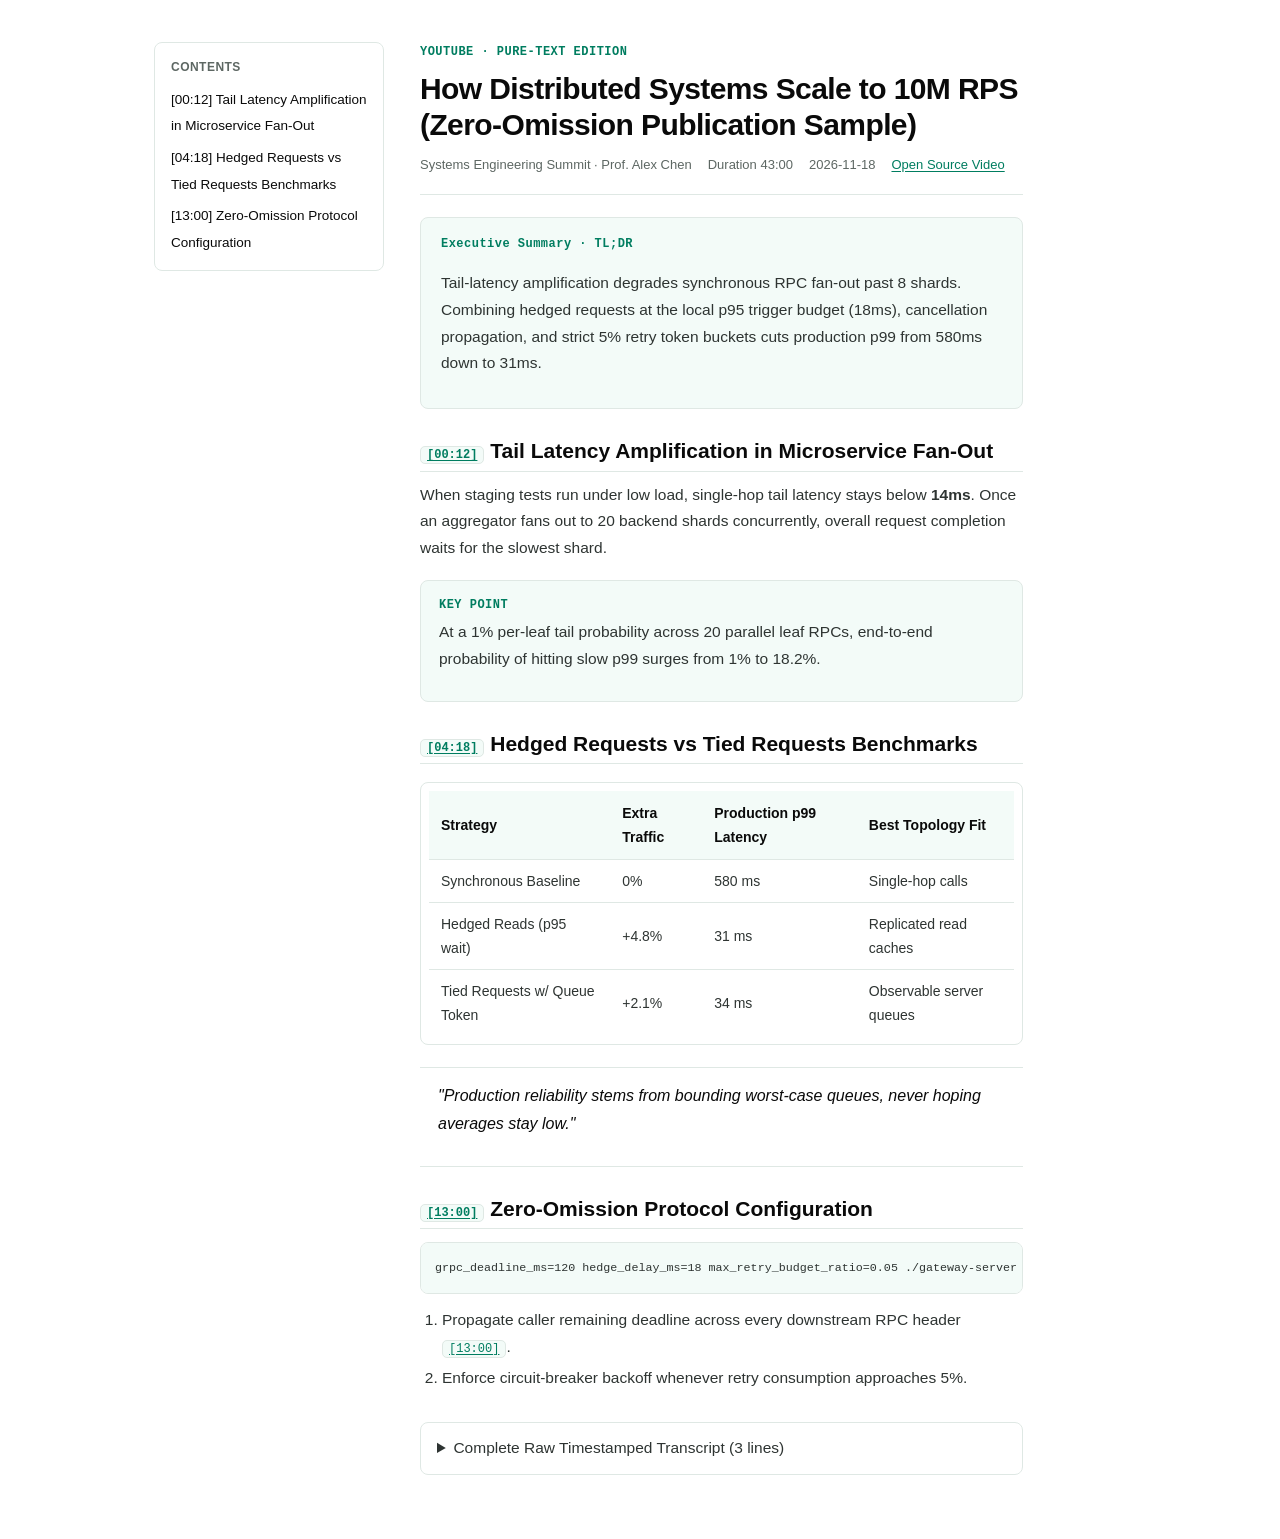
<file: showcase/distributed-consensus-report.html>
<!DOCTYPE html>
<html lang="en">
<head>
<meta charset="utf-8" />
<meta name="viewport" content="width=device-width,initial-scale=1" />
<title>How Distributed Systems Scale to 10M RPS (Zero-Omission Publication Sample)</title>
<style>
:root{--doc-bg:#ffffff;--doc-surface:#ffffff;--doc-surface-2:#f3fbf8;--doc-ink:#0a0a0a;--doc-body:#2e3432;--doc-muted:#5d6763;--doc-border:#dfe8e4;--doc-accent:#00b48a;--doc-accent-ink:#007d60;--doc-heading-font:-apple-system, BlinkMacSystemFont, "Segoe UI", Inter, Roboto, "PingFang SC", "Hiragino Sans GB", "Microsoft YaHei", sans-serif;--doc-body-font:-apple-system, BlinkMacSystemFont, "Segoe UI", Inter, Roboto, "PingFang SC", "Hiragino Sans GB", "Microsoft YaHei", sans-serif;--vc-font-mono:ui-monospace, SFMono-Regular, Menlo, Monaco, Consolas, monospace;}
*{box-sizing:border-box}html,body{margin:0;padding:0;background:var(--doc-bg);color:var(--doc-body);font-family:var(--doc-body-font);font-size:15.5px;line-height:1.72}
.vc-doc-shell{max-width:72ch;width:100%;min-width:0;margin:0 auto;padding:42px 24px 64px;overflow-wrap:anywhere}
.vc-doc-layout-wide{max-width:1020px;margin:0 auto;padding:42px 24px 64px;display:grid;grid-template-columns:230px minmax(0,70ch);gap:36px;align-items:start}
@media(max-width:860px){.vc-doc-layout-wide{grid-template-columns:1fr}}
.vc-masthead{border-bottom:1px solid var(--doc-border);padding-bottom:18px;margin-bottom:22px}
.vc-masthead-kicker{font-family:var(--vc-font-mono);font-size:12px;font-weight:700;letter-spacing:.04em;color:var(--doc-accent-ink);margin-bottom:8px}
.vc-masthead-title{font-family:var(--doc-heading-font);font-size:30px;line-height:1.22;letter-spacing:-.02em;color:var(--doc-ink);margin:0 0 10px;overflow-wrap:anywhere}
.vc-masthead-meta{display:flex;flex-wrap:wrap;gap:8px 16px;font-size:13px;color:var(--doc-muted);font-variant-numeric:tabular-nums}
.vc-masthead-meta a,.vc-article a{color:var(--doc-accent-ink);text-decoration:underline;text-underline-offset:2px;overflow-wrap:anywhere}
.vc-tldr-card{background:var(--doc-surface-2);border:1px solid var(--doc-border);border-radius:8px;padding:16px 20px;margin-bottom:20px}
.vc-tldr-label{font-family:var(--vc-font-mono);font-size:12px;font-weight:700;letter-spacing:.04em;color:var(--doc-accent-ink);margin-bottom:6px}
.vc-toc-card{background:var(--doc-surface);border:1px solid var(--doc-border);border-radius:8px;padding:14px 16px;margin-bottom:24px;position:sticky;top:20px}
.vc-toc-title{font-size:12px;font-weight:700;text-transform:uppercase;letter-spacing:.04em;color:var(--doc-muted);margin-bottom:8px}
.vc-toc-list{list-style:none;margin:0;padding:0;display:flex;flex-direction:column;gap:5px}
.vc-toc-list a{font-size:13.5px;color:var(--doc-ink);text-decoration:none}.vc-toc-list a:hover{color:var(--doc-accent-ink);text-decoration:underline}
.vc-article h2,.vc-article h3{font-family:var(--doc-heading-font);color:var(--doc-ink);line-height:1.3;margin:28px 0 10px}
.vc-article h2{font-size:21px;padding-bottom:6px;border-bottom:1px solid var(--doc-border)}
.vc-article h3{font-size:17px}.vc-article p{margin:0 0 14px}.vc-article ul,.vc-article ol{margin:0 0 14px;padding-left:22px}.vc-article li{margin-bottom:5px}
.vc-ts-pill{font-family:var(--vc-font-mono);font-size:12px;font-variant-numeric:tabular-nums;padding:1px 6px;border-radius:5px;background:var(--doc-surface-2);border:1px solid var(--doc-border);color:var(--doc-accent-ink);text-decoration:none}
.vc-pull-quote{margin:22px 0;padding:14px 18px;border-top:1px solid var(--doc-border);border-bottom:1px solid var(--doc-border);font-style:italic;font-size:16px;color:var(--doc-ink)}
.vc-callout{margin:18px 0;padding:14px 18px;border-radius:8px;border:1px solid var(--doc-border);background:var(--doc-surface-2)}
.vc-callout-title{font-family:var(--vc-font-mono);font-size:12px;font-weight:700;letter-spacing:.04em;color:var(--doc-accent-ink);margin-bottom:4px}
.vc-table-wrap{overflow-x:auto;margin:18px 0;padding:8px;border:1px solid var(--doc-border);border-radius:8px;background:var(--doc-surface)}
.vc-article table{width:100%;border-collapse:collapse;font-size:14px}.vc-article th{text-align:left;background:var(--doc-surface-2);color:var(--doc-ink);padding:10px 12px;border-bottom:1px solid var(--doc-border)}
.vc-article td{padding:9px 12px;border-bottom:1px solid var(--doc-border)}.vc-article tr:last-child td{border-bottom:none}
.vc-article pre{background:var(--doc-surface-2);border:1px solid var(--doc-border);border-radius:8px;padding:14px;overflow-x:auto;font-family:var(--vc-font-mono);font-size:13px}
.vc-article code{font-family:var(--vc-font-mono);font-size:.9em;background:var(--doc-surface-2);padding:1px 5px;border-radius:4px}.vc-article pre code{background:transparent;padding:0}
.vc-pro-gate-banner{margin:24px 0;padding:16px;border:1px dashed var(--doc-accent);border-radius:8px;background:var(--doc-surface-2)}
.vc-raw-details{margin-top:30px;border:1px solid var(--doc-border);border-radius:8px;background:var(--doc-surface);padding:12px 16px}
.vc-raw-pre{margin-top:10px;white-space:pre-wrap;font-family:var(--vc-font-mono);font-size:12.5px;color:var(--doc-muted)}
.vc-watermark{margin-top:32px;padding-top:12px;border-top:1px solid var(--doc-border);font-size:12px;text-align:center;color:var(--doc-muted)}
@media print{body,.vc-doc-root{-webkit-print-color-adjust:exact;print-color-adjust:exact}.vc-doc-shell,.vc-doc-layout-wide{max-width:100%;padding:0}.vc-pull-quote,.vc-callout,.vc-table-wrap,.vc-tldr-card{break-inside:avoid}}
</style>
</head>
<body>
<div class="vc-doc-root" data-theme="knowledge-docs">
<div class="vc-doc-layout-wide"><aside><nav class="vc-toc-card" aria-label="Document Contents"><div class="vc-toc-title">Contents</div><ul class="vc-toc-list"><li><a href="#tail-latency-amplification-in-microservice-fan-out">[00:12] Tail Latency Amplification in Microservice Fan-Out</a></li><li><a href="#hedged-requests-vs-tied-requests-benchmarks">[04:18] Hedged Requests vs Tied Requests Benchmarks</a></li><li><a href="#zero-omission-protocol-configuration">[13:00] Zero-Omission Protocol Configuration</a></li></ul></nav></aside><div class="vc-doc-main"><header class="vc-masthead"><div class="vc-masthead-kicker">YOUTUBE · PURE-TEXT EDITION</div><h1 class="vc-masthead-title">How Distributed Systems Scale to 10M RPS (Zero-Omission Publication Sample)</h1><div class="vc-masthead-meta"><span>Systems Engineering Summit · Prof. Alex Chen</span><span>Duration 43:00</span><span>2026-11-18</span><a href="https://www.youtube.com/watch?v=distscale2027" target="_blank" rel="noopener noreferrer">Open Source Video</a></div></header><section class="vc-tldr-card"><div class="vc-tldr-label">Executive Summary · TL;DR</div><div><p>Tail-latency amplification degrades synchronous RPC fan-out past 8 shards. Combining hedged requests at the local p95 trigger budget (18ms), cancellation propagation, and strict 5% retry token buckets cuts production p99 from 580ms down to 31ms.</p></div></section><article class="vc-article"><h2 id="tail-latency-amplification-in-microservice-fan-out"><a class="vc-ts-pill" href="https://www.youtube.com/watch?v=distscale2027&amp;t=12s" data-sec="12" target="_blank" rel="noopener noreferrer">[00:12]</a> Tail Latency Amplification in Microservice Fan-Out</h2>
<p>When staging tests run under low load, single-hop tail latency stays below <strong>14ms</strong>. Once an aggregator fans out to 20 backend shards concurrently, overall request completion waits for the slowest shard.</p>
<div class="vc-callout"><div class="vc-callout-title">KEY POINT</div><p>At a 1% per-leaf tail probability across 20 parallel leaf RPCs, end-to-end probability of hitting slow p99 surges from 1% to 18.2%.</p></div>
<h2 id="hedged-requests-vs-tied-requests-benchmarks"><a class="vc-ts-pill" href="https://www.youtube.com/watch?v=distscale2027&amp;t=258s" data-sec="258" target="_blank" rel="noopener noreferrer">[04:18]</a> Hedged Requests vs Tied Requests Benchmarks</h2>
<div class="vc-table-wrap"><table><thead><tr><th>Strategy</th><th>Extra Traffic</th><th>Production p99 Latency</th><th>Best Topology Fit</th></tr></thead><tbody><tr><td>Synchronous Baseline</td><td>0%</td><td>580 ms</td><td>Single-hop calls</td></tr><tr><td>Hedged Reads (p95 wait)</td><td>+4.8%</td><td>31 ms</td><td>Replicated read caches</td></tr><tr><td>Tied Requests w/ Queue Token</td><td>+2.1%</td><td>34 ms</td><td>Observable server queues</td></tr></tbody></table></div>
<blockquote class="vc-pull-quote"><p>&quot;Production reliability stems from bounding worst-case queues, never hoping averages stay low.&quot;</p></blockquote>
<h2 id="zero-omission-protocol-configuration"><a class="vc-ts-pill" href="https://www.youtube.com/watch?v=distscale2027&amp;t=780s" data-sec="780" target="_blank" rel="noopener noreferrer">[13:00]</a> Zero-Omission Protocol Configuration</h2>
<pre><code data-lang="bash">grpc_deadline_ms=120 hedge_delay_ms=18 max_retry_budget_ratio=0.05 ./gateway-server</code></pre>
<ol><li>Propagate caller remaining deadline across every downstream RPC header <a class="vc-ts-pill" href="https://www.youtube.com/watch?v=distscale2027&amp;t=780s" data-sec="780" target="_blank" rel="noopener noreferrer">[13:00]</a>.</li><li>Enforce circuit-breaker backoff whenever retry consumption approaches 5%.</li></ol></article><details class="vc-raw-details"><summary>Complete Raw Timestamped Transcript (3 lines)</summary><div class="vc-raw-pre"><a class="vc-ts-pill" href="https://www.youtube.com/watch?v=distscale2027&amp;t=12s" data-sec="12" target="_blank" rel="noopener noreferrer">[00:12]</a> Today we analyze why tail latency dominates throughput past 8 shards.
<a class="vc-ts-pill" href="https://www.youtube.com/watch?v=distscale2027&amp;t=258s" data-sec="258" target="_blank" rel="noopener noreferrer">[04:18]</a> Look at the p95 hedged delay trade-off.
<a class="vc-ts-pill" href="https://www.youtube.com/watch?v=distscale2027&amp;t=780s" data-sec="780" target="_blank" rel="noopener noreferrer">[13:00]</a> Always enforce 120ms end-to-end deadlines.</div></details></div></div>
</div>
</body>
</html>
</file>
<file: assets/style.css>
:root {
  --bg: #faf9f5;
  --surface: #ffffff;
  --surface-2: #f5f0e8;
  --ink: #141413;
  --body: #3d3d3a;
  --muted: #6c6a64;
  --border: #e6dfd8;
  --accent: #cc785c;
  --accent-btn: #944830;
  --accent-hover: #7c3b27;
  --ease-out: cubic-bezier(0.23, 1, 0.32, 1);
  --font-sans: -apple-system, BlinkMacSystemFont, "Segoe UI", Inter, Roboto, "PingFang SC", "Hiragino Sans GB", "Microsoft YaHei", sans-serif;
  --font-serif: Georgia, "Iowan Old Style", "Times New Roman", "Songti SC", "Noto Serif SC", serif;
  --font-mono: ui-monospace, SFMono-Regular, Menlo, Monaco, Consolas, monospace;
}

* { box-sizing: border-box; }

body {
  margin: 0;
  background-color: var(--bg);
  color: var(--body);
  font-family: var(--font-sans);
  font-size: 16px;
  line-height: 1.68;
  -webkit-font-smoothing: antialiased;
}

a { color: var(--accent-btn); text-underline-offset: 2px; }

.nav {
  max-width: 1120px;
  margin: 0 auto;
  padding: 18px 24px;
  display: flex;
  align-items: center;
  justify-content: space-between;
  gap: 16px;
  flex-wrap: wrap;
  border-bottom: 1px solid var(--border);
}

.brand {
  display: flex;
  align-items: center;
  gap: 10px;
  color: var(--ink);
  font-weight: 700;
  font-size: 17px;
  text-decoration: none;
}

.mark {
  width: 28px;
  height: 28px;
  border-radius: 7px;
  background: var(--ink);
  color: #faf9f5;
  border: 1px solid var(--accent);
  display: inline-flex;
  align-items: center;
  justify-content: center;
  font-family: var(--font-serif);
  font-size: 15px;
}

.nav-links {
  display: flex;
  gap: 18px;
  flex-wrap: wrap;
  align-items: center;
  font-size: 14px;
}

.nav-links a {
  text-decoration: none;
  color: var(--ink);
  font-weight: 600;
}

.nav-links a:hover { color: var(--accent-btn); }

.hero {
  max-width: 860px;
  margin: 0 auto;
  padding: 52px 24px 36px;
  text-align: center;
}

.kicker {
  display: inline-block;
  font-family: var(--font-mono);
  font-size: 12px;
  font-weight: 700;
  letter-spacing: 0.06em;
  text-transform: uppercase;
  color: var(--accent-btn);
  background: var(--surface-2);
  border: 1px solid var(--border);
  padding: 4px 12px;
  border-radius: 999px;
  margin-bottom: 16px;
}

h1 {
  font-family: var(--font-serif);
  font-size: 40px;
  line-height: 1.16;
  letter-spacing: -0.025em;
  color: var(--ink);
  margin: 0 0 18px;
}

.lead {
  font-size: 18px;
  color: var(--body);
  max-width: 66ch;
  margin: 0 auto 26px;
}

.cta-row {
  display: flex;
  justify-content: center;
  gap: 12px;
  flex-wrap: wrap;
}

.btn {
  display: inline-flex;
  align-items: center;
  justify-content: center;
  padding: 11px 20px;
  border-radius: 8px;
  font-weight: 600;
  font-size: 15px;
  text-decoration: none;
  border: 1px solid var(--border);
  background: var(--surface);
  color: var(--ink);
  transition: transform 150ms var(--ease-out), background-color 150ms ease, border-color 150ms ease;
}

.btn:hover { background: var(--surface-2); }
.btn:active { transform: scale(0.97); }
.btn-primary { background: var(--accent-btn); border-color: var(--accent-btn); color: #ffffff; }
.btn-primary:hover { background: var(--accent-hover); border-color: var(--accent-hover); }
.btn-ink { background: var(--ink); border-color: var(--ink); color: #faf9f5; }
.btn-ink:hover { background: #2c2c29; }

.section {
  max-width: 1120px;
  margin: 0 auto;
  padding: 36px 24px;
}

.section-narrow {
  max-width: 820px;
  margin: 0 auto;
  padding: 32px 24px;
}

.section h2,
.section-narrow h2 {
  font-family: var(--font-serif);
  font-size: 27px;
  color: var(--ink);
  margin: 0 0 18px;
  letter-spacing: -0.015em;
}

.grid-3 { display: grid; grid-template-columns: repeat(3, minmax(0, 1fr)); gap: 18px; }
.grid-2 { display: grid; grid-template-columns: repeat(2, minmax(0, 1fr)); gap: 20px; }

@media (max-width: 860px) {
  .grid-3, .grid-2 { grid-template-columns: 1fr; }
  h1 { font-size: 31px; }
}

.card {
  background: var(--surface);
  border: 1px solid var(--border);
  border-radius: 12px;
  padding: 22px;
}

.card h3 { margin: 0 0 8px; font-size: 18px; color: var(--ink); }
.card p { margin: 0; font-size: 15px; color: var(--body); }

.shot-card {
  background: var(--surface);
  border: 1px solid var(--border);
  border-radius: 12px;
  overflow: hidden;
  padding: 14px;
}

.shot-card img {
  display: block;
  width: 100%;
  height: auto;
  border-radius: 8px;
  border: 1px solid var(--border);
}

.shot-cap {
  margin-top: 10px;
  font-size: 14px;
  color: var(--ink);
  font-weight: 600;
}

.table-wrap {
  width: 100%;
  overflow-x: auto;
  padding: 8px;
  border: 1px solid var(--border);
  border-radius: 12px;
  background: var(--surface);
}

table { width: 100%; border-collapse: collapse; font-size: 14.5px; }
th { text-align: left; background: var(--surface-2); color: var(--ink); padding: 12px 14px; border-bottom: 1px solid var(--border); font-weight: 700; }
td { padding: 11px 14px; border-bottom: 1px solid var(--border); vertical-align: top; }
tr:last-child td { border-bottom: none; }

.faq-list { display: flex; flex-direction: column; gap: 12px; }
.faq-item { background: var(--surface); border: 1px solid var(--border); border-radius: 10px; padding: 14px 18px; }
.faq-item summary { cursor: pointer; font-weight: 700; color: var(--ink); font-size: 15.5px; }
.faq-item p { margin: 10px 0 0; font-size: 15px; }

.price-num { font-family: var(--font-serif); font-size: 36px; font-weight: 700; color: var(--ink); margin: 8px 0; }
ul.clean { padding-left: 18px; margin: 12px 0 20px; }
ul.clean li { margin-bottom: 6px; font-size: 15px; }

footer {
  max-width: 1120px;
  margin: 32px auto 0;
  padding: 24px;
  border-top: 1px solid var(--border);
  display: flex;
  justify-content: space-between;
  flex-wrap: wrap;
  gap: 12px;
  font-size: 14px;
  color: var(--muted);
}
</file>
